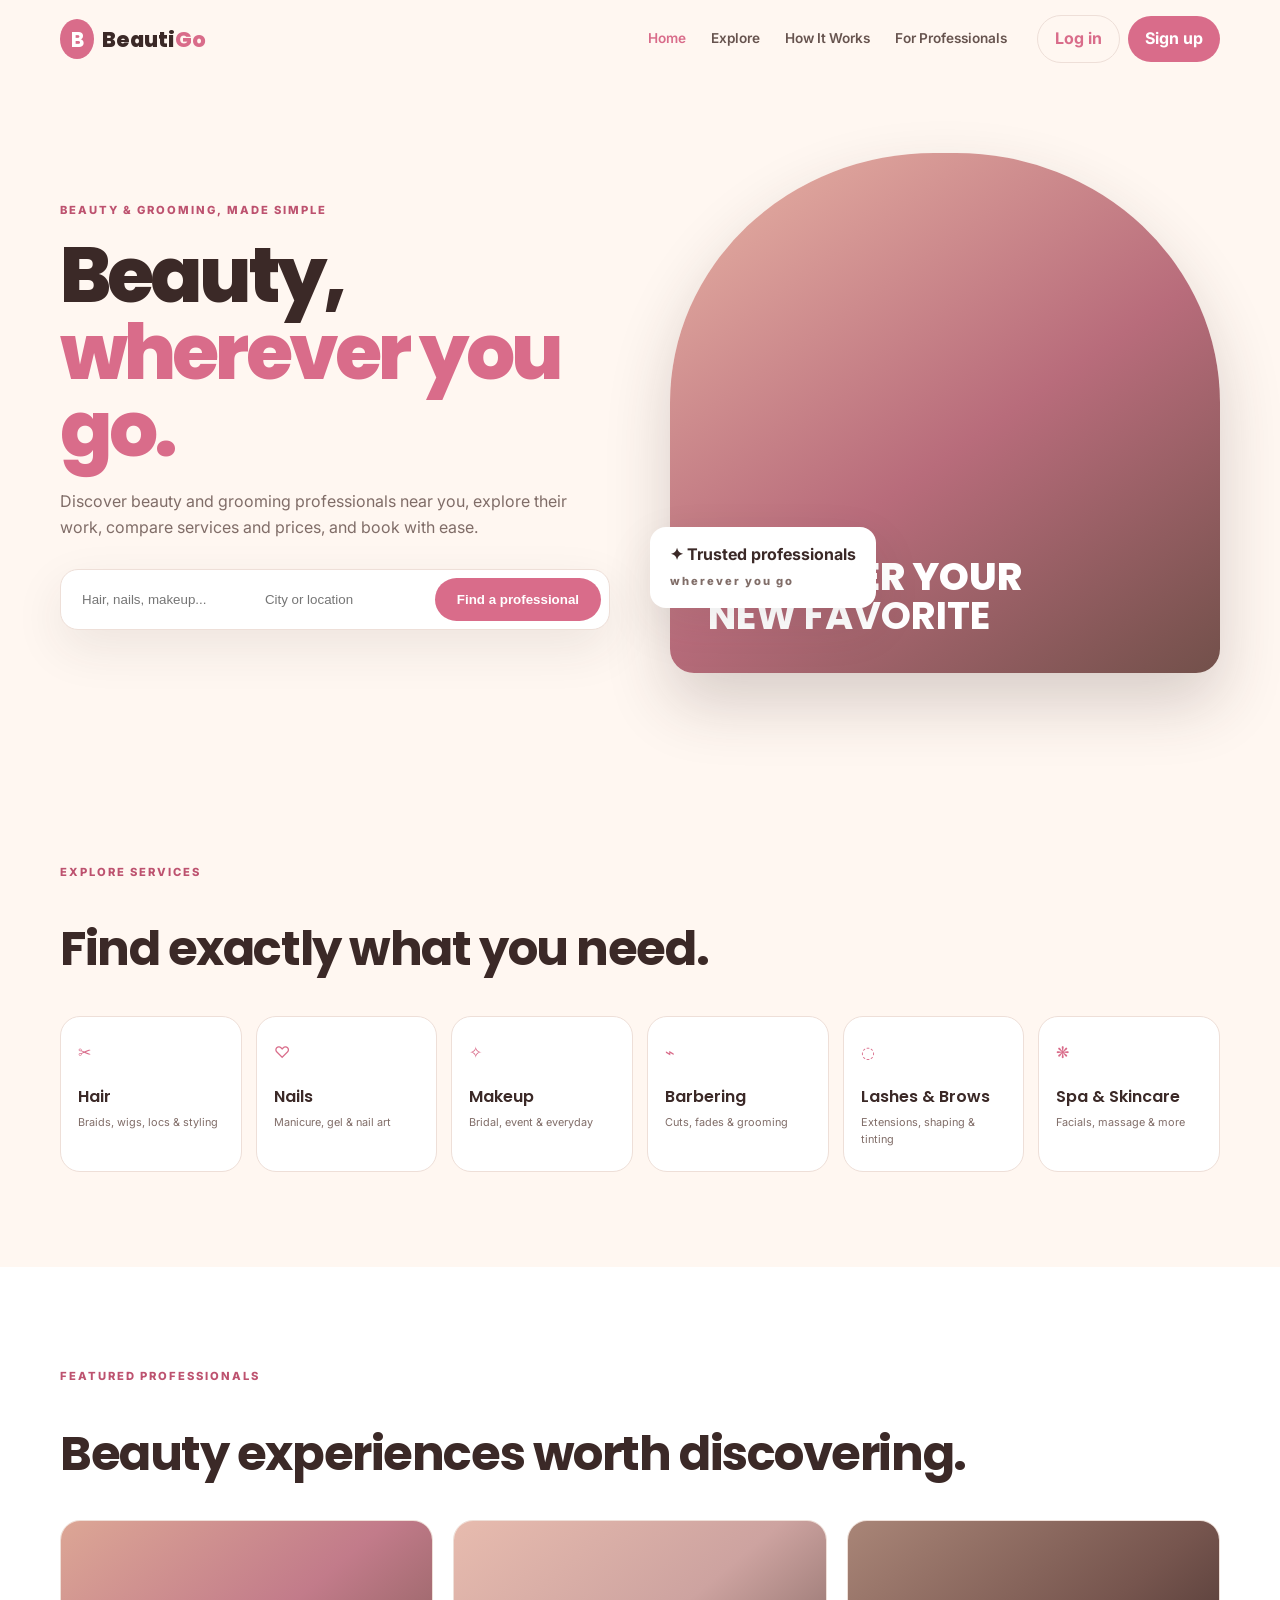
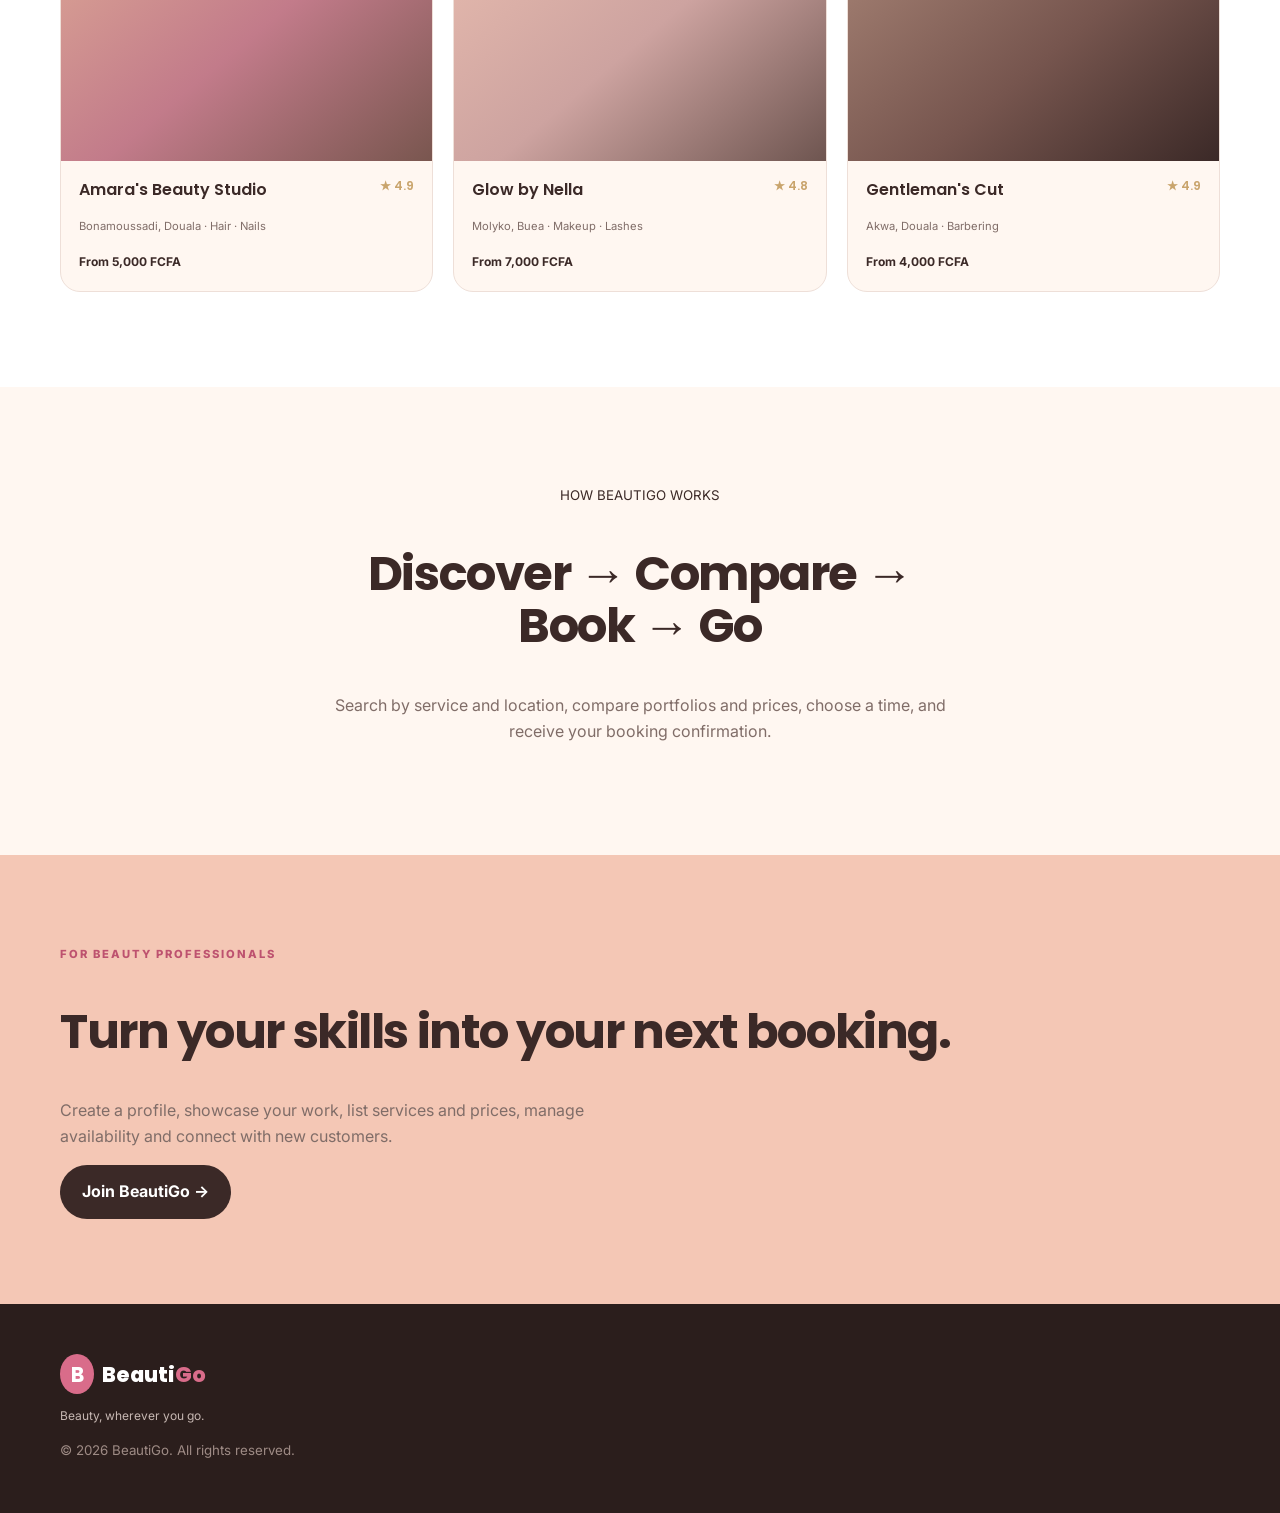
<file: index.html>
<!doctype html><html lang="en"><head><meta charset="UTF-8"><meta name="viewport" content="width=device-width,initial-scale=1"><title>BeautiGo | Beauty, wherever you go.</title><link rel="preconnect" href="https://fonts.googleapis.com"><link rel="preconnect" href="https://fonts.gstatic.com" crossorigin><link href="https://fonts.googleapis.com/css2?family=Inter:wght@400;500;600;700&family=Poppins:wght@500;600;700;800&display=swap" rel="stylesheet"><link rel="stylesheet" href="style.css"></head><body>
<header><div class="nav"><a class="brand" href="index.html"><b>B</b>Beauti<span>Go</span></a><nav><a class="active" href="index.html">Home</a><a href="explore.html">Explore</a><a href="#how">How It Works</a><a href="#pros">For Professionals</a></nav><div style="display:flex;gap:8px;align-items:center"><a class="btn small" href="login.html" style="background:transparent;color:#D96C8A;border:1px solid #EEDFD8">Log in</a><a class="btn small" href="signup.html">Sign up</a></div></div></header>
<main><section class="hero"><div><small>BEAUTY & GROOMING, MADE SIMPLE</small><h1>Beauty,<br><i>wherever you go.</i></h1><p>Discover beauty and grooming professionals near you, explore their work, compare services and prices, and book with ease.</p><form id="homeSearch"><input id="service" placeholder="Hair, nails, makeup..."><input id="location" placeholder="City or location"><button class="btn">Find a professional</button></form></div><div class="hero-art"><div class="art-text">DISCOVER YOUR<br><strong>NEW FAVORITE</strong></div><div class="float">✦ Trusted professionals<br><small>wherever you go</small></div></div></section>
<section class="section"><small>EXPLORE SERVICES</small><h2>Find exactly what you need.</h2><div class="cats"><a href="explore.html?category=hair">✂<strong>Hair</strong><span>Braids, wigs, locs & styling</span></a><a href="explore.html?category=nails">♡<strong>Nails</strong><span>Manicure, gel & nail art</span></a><a href="explore.html?category=makeup">✧<strong>Makeup</strong><span>Bridal, event & everyday</span></a><a href="explore.html?category=barbering">⌁<strong>Barbering</strong><span>Cuts, fades & grooming</span></a><a href="explore.html?category=lashes-brows">◌<strong>Lashes & Brows</strong><span>Extensions, shaping & tinting</span></a><a href="explore.html?category=spa">❋<strong>Spa & Skincare</strong><span>Facials, massage & more</span></a></div></section>
<section class="section light"><small>FEATURED PROFESSIONALS</small><h2>Beauty experiences worth discovering.</h2><div class="cards"><article><div class="photo p1"></div><h3>Amara's Beauty Studio <em>★ 4.9</em></h3><p>Bonamoussadi, Douala · Hair · Nails</p><b>From 5,000 FCFA</b></article><article><div class="photo p2"></div><h3>Glow by Nella <em>★ 4.8</em></h3><p>Molyko, Buea · Makeup · Lashes</p><b>From 7,000 FCFA</b></article><article><div class="photo p3"></div><h3>Gentleman's Cut <em>★ 4.9</em></h3><p>Akwa, Douala · Barbering</p><b>From 4,000 FCFA</b></article></div></section>
<section class="section" id="how"><div class="center"><small>HOW BEAUTIGO WORKS</small><h2>Discover → Compare → Book → Go</h2><p>Search by service and location, compare portfolios and prices, choose a time, and receive your booking confirmation.</p></div></section><section class="cta" id="pros"><div><small>FOR BEAUTY PROFESSIONALS</small><h2>Turn your skills into your next booking.</h2><p>Create a profile, showcase your work, list services and prices, manage availability and connect with new customers.</p><a class="btn dark" href="explore.html">Join BeautiGo →</a></div></section></main>
<footer><a class="brand" href="index.html"><b>B</b>Beauti<span>Go</span></a><p>Beauty, wherever you go.</p><small>© 2026 BeautiGo. All rights reserved.</small></footer><script src="main.js"></script></body></html>
</file>
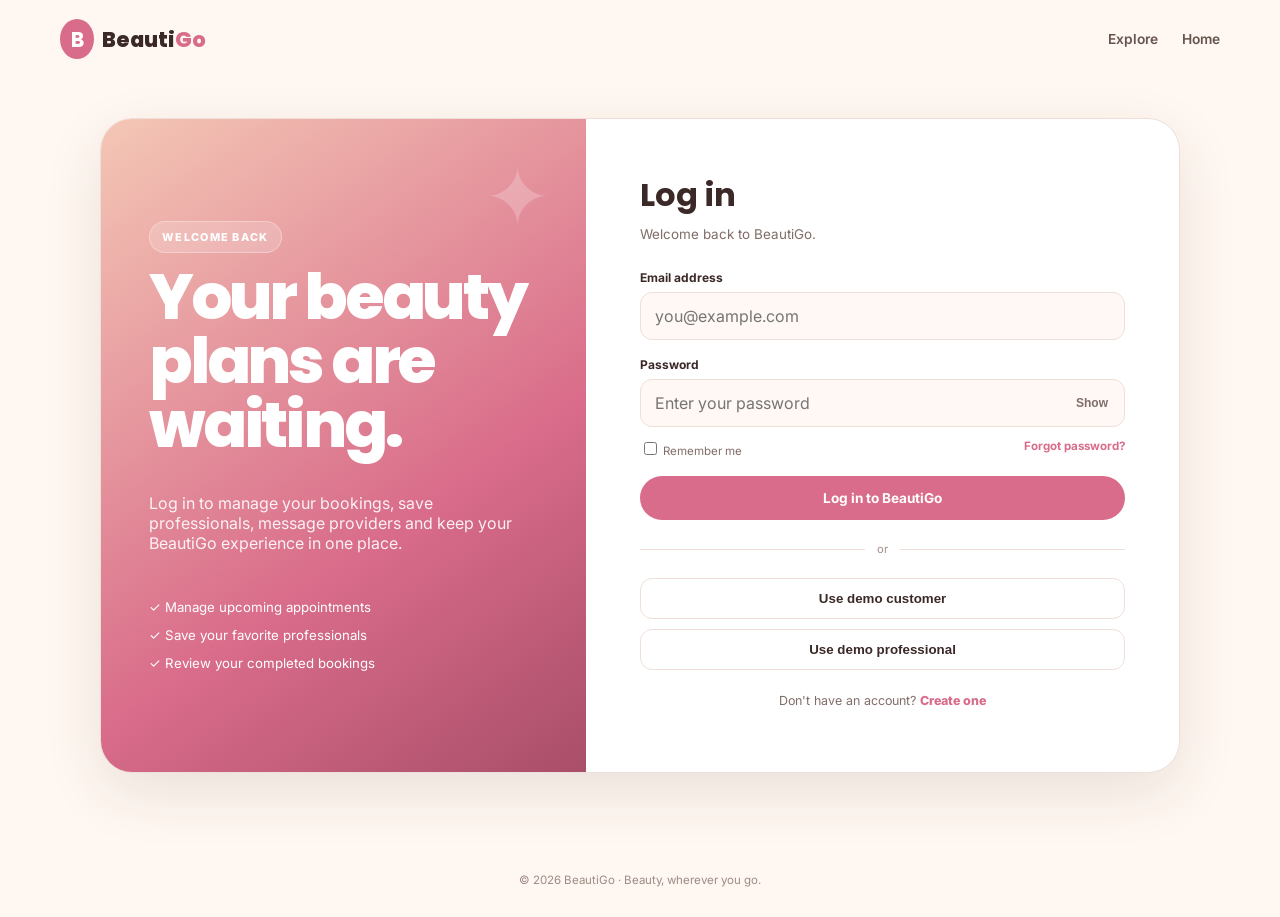
<file: customer-dashboard.html>
<!doctype html>
<html lang="en">
<head>
<meta charset="UTF-8"><meta name="viewport" content="width=device-width,initial-scale=1">
<title>Customer Dashboard | BeautiGo</title>
<link rel="preconnect" href="https://fonts.googleapis.com"><link rel="preconnect" href="https://fonts.gstatic.com" crossorigin>
<link href="https://fonts.googleapis.com/css2?family=Inter:wght@400;500;600;700&family=Poppins:wght@500;600;700;800&display=swap" rel="stylesheet">
<link rel="stylesheet" href="auth.css">
  <link rel="stylesheet" href="customer-dashboard.css">
</head>
<body>
<header class="dash-header">
  <div class="dash-nav">
    <a class="brand" href="index.html"><b>B</b>Beauti<span>Go</span></a>
    <nav class="dash-links"><a href="index.html">Home</a><a href="explore.html">Explore</a><a class="active" href="customer-dashboard.html">Dashboard</a></nav>
    <div class="profile-menu"><button id="profileBtn" class="avatar-btn">C</button><div id="profileDropdown" class="profile-dropdown"><strong id="menuName">Customer</strong><span id="menuEmail">—</span><button id="logoutBtn">Log out</button></div></div>
  </div>
</header>

<main class="dashboard-wrap">
  <section class="welcome-row">
    <div><span class="eyebrow">MY BEAUTIGO</span><h1>Welcome back, <span id="firstName">there</span> ✨</h1><p>Manage your appointments, discover new professionals, and keep your beauty routine in one place.</p></div>
    <a class="primary-btn" href="explore.html">+ Book a service</a>
  </section>

  <section class="stats-grid">
    <article class="stat-card"><span class="stat-icon">📅</span><div><strong id="upcomingCount">1</strong><span>Upcoming booking</span></div></article>
    <article class="stat-card"><span class="stat-icon">♡</span><div><strong id="savedCount">3</strong><span>Saved professionals</span></div></article>
    <article class="stat-card"><span class="stat-icon">★</span><div><strong id="reviewCount">2</strong><span>Reviews written</span></div></article>
  </section>

  <section class="dashboard-grid">
    <div class="main-column">
      <div class="section-heading"><div><span class="eyebrow">YOUR APPOINTMENTS</span><h2>Upcoming booking</h2></div><a href="#past">View history</a></div>
      <article id="upcomingCard" class="booking-card"></article>

      <div id="past" class="section-heading history-heading"><div><span class="eyebrow">BOOKING HISTORY</span><h2>Past appointments</h2></div></div>
      <div class="past-list">
        <article class="past-card"><div class="past-date"><b>18</b><span>SEP</span></div><div class="past-info"><strong>Glow by Nella</strong><span>Gel Manicure · Molyko, Buea</span><small>Completed · 12,000 FCFA</small></div><button class="review-btn" data-provider="Glow by Nella">★ Review</button></article>
        <article class="past-card"><div class="past-date"><b>03</b><span>SEP</span></div><div class="past-info"><strong>Gentleman’s Cut</strong><span>Classic Haircut · Akwa, Douala</span><small>Completed · 7,000 FCFA</small></div><button class="review-btn" data-provider="Gentleman’s Cut">★ Review</button></article>
      </div>
    </div>

    <aside class="side-column">
      <article class="side-card profile-card"><div class="side-title"><h3>My profile</h3><button id="editProfile">Edit</button></div><div class="profile-big" id="profileAvatar">C</div><h4 id="profileName">Customer</h4><p id="profileEmail">—</p><div class="profile-details"><span>📞 <b id="profilePhone">Add phone number</b></span><span>📍 Cameroon</span></div></article>
      <article class="side-card"><div class="side-title"><h3>Saved professionals</h3><a href="explore.html">See all</a></div><div class="saved-item"><span class="mini-avatar">A</span><div><strong>Amara’s Beauty Studio</strong><small>Hair · Bonamoussadi</small></div><button>♡</button></div><div class="saved-item"><span class="mini-avatar">N</span><div><strong>Glow by Nella</strong><small>Nails · Molyko</small></div><button>♡</button></div><div class="saved-item"><span class="mini-avatar">G</span><div><strong>Gentleman’s Cut</strong><small>Barbering · Akwa</small></div><button>♡</button></div></article>
      <article class="side-card help-card"><span class="help-icon">✦</span><div><h3>Need a beauty service?</h3><p>Find trusted professionals near your destination.</p><a href="explore.html">Explore BeautiGo →</a></div></article>
    </aside>
  </section>
</main>

<div id="reviewModal" class="modal"><div class="modal-card"><button class="modal-close" id="closeReview">×</button><span class="eyebrow">YOUR EXPERIENCE</span><h2>Review <span id="reviewProvider">your professional</span></h2><p>How was your appointment?</p><div class="stars" id="stars"><button>★</button><button>★</button><button>★</button><button>★</button><button>★</button></div><textarea id="reviewText" placeholder="Tell other customers about your experience..."></textarea><button id="submitReview" class="primary-btn full">Submit review</button></div></div>

<script src="customer-dashboard.js"></script>
</body></html>
</file>
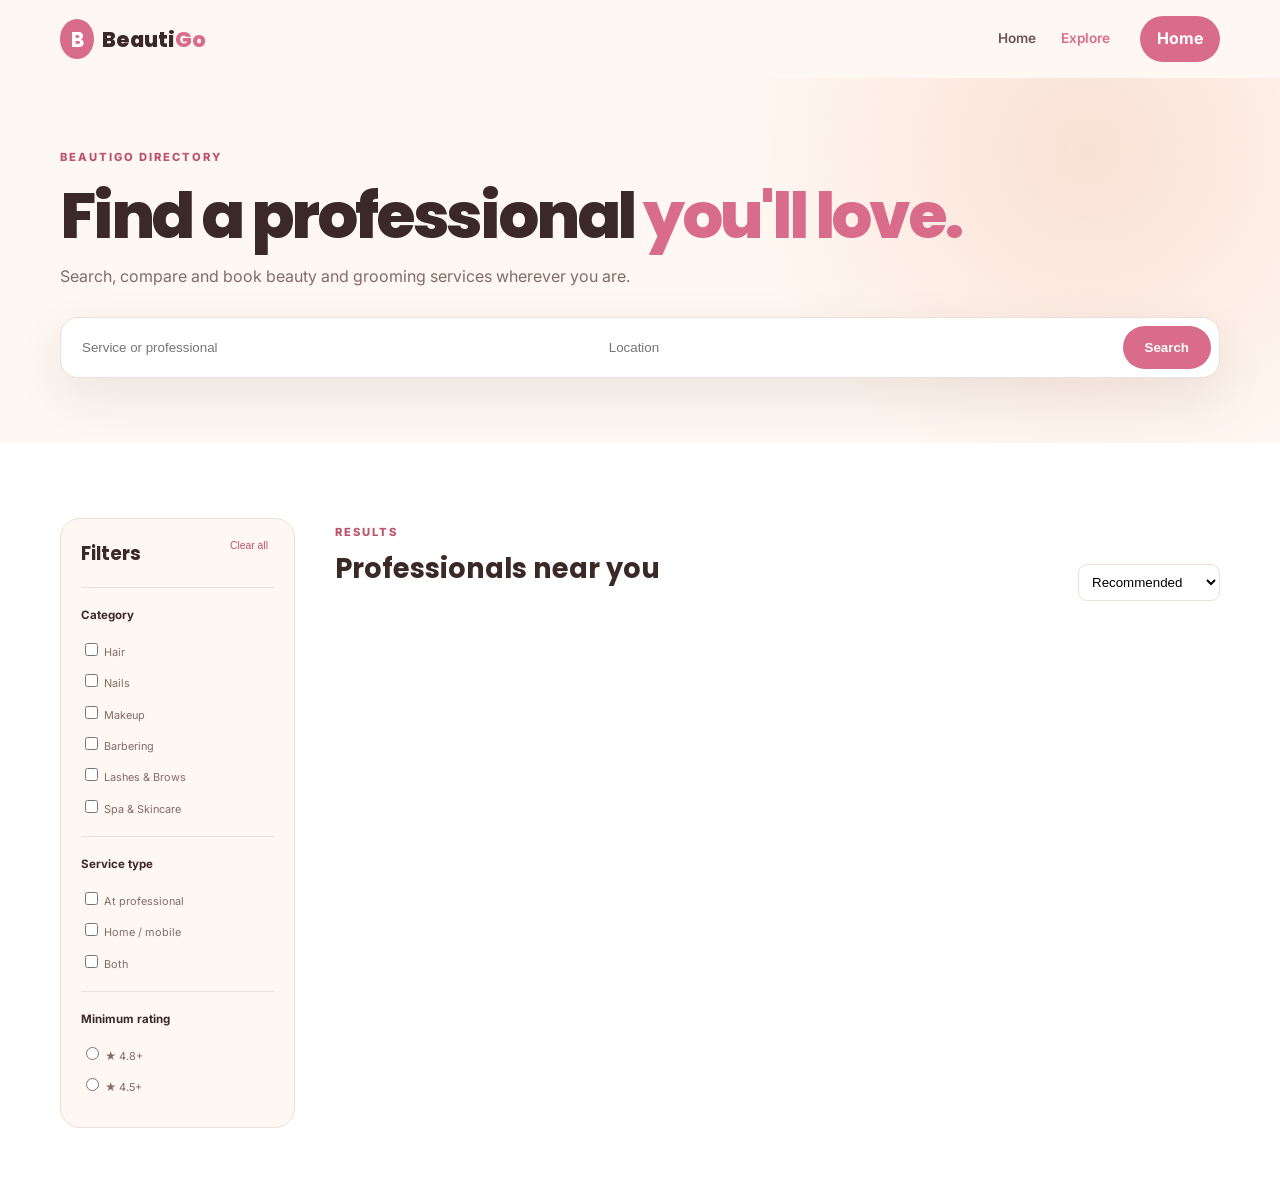
<file: explore.html>
<!doctype html>
<html lang="en">
<head>
  <meta charset="UTF-8">
  <meta name="viewport" content="width=device-width,initial-scale=1">
  <title>Explore | BeautiGo</title>
  <link rel="preconnect" href="https://fonts.googleapis.com">
  <link rel="preconnect" href="https://fonts.gstatic.com" crossorigin>
  <link href="https://fonts.googleapis.com/css2?family=Inter:wght@400;500;600;700&family=Poppins:wght@500;600;700;800&display=swap" rel="stylesheet">
  <link rel="stylesheet" href="style.css">
  <link rel="stylesheet" href="explore.css">
</head>
<body>
  <header>
    <div class="nav">
      <a class="brand" href="index.html"><b>B</b>Beauti<span>Go</span></a>
      <nav>
        <a href="index.html">Home</a>
        <a class="active" href="explore.html">Explore</a>
      </nav>
      <a class="btn small" href="index.html">Home</a>
    </div>
  </header>
  <main>
    <section class="explore-head">
      <small>BEAUTIGO DIRECTORY</small>
      <h1>Find a professional <i>you'll love.</i></h1>
      <p>Search, compare and book beauty and grooming services wherever you are.</p>
      <form id="searchForm">
        <input id="q" placeholder="Service or professional">
        <input id="loc" placeholder="Location">
        <button class="btn">Search</button>
      </form>
    </section>
    <section class="directory">
      <aside>
        <h3>Filters</h3>
        <button id="clear">Clear all</button>
        <h4>Category</h4>
        <label><input type="checkbox" value="Hair" class="cat"> Hair</label>
        <label><input type="checkbox" value="Nails" class="cat"> Nails</label>
        <label><input type="checkbox" value="Makeup" class="cat"> Makeup</label>
        <label><input type="checkbox" value="Barbering" class="cat"> Barbering</label>
        <label><input type="checkbox" value="Lashes & Brows" class="cat"> Lashes & Brows</label>
        <label><input type="checkbox" value="Spa & Skincare" class="cat"> Spa & Skincare</label>
        <h4>Service type</h4>
        <label><input type="checkbox" value="At provider" class="type"> At professional</label>
        <label><input type="checkbox" value="Home service" class="type"> Home / mobile</label>
        <label><input type="checkbox" value="Both" class="type"> Both</label>
        <h4>Minimum rating</h4>
        <label><input type="radio" name="rating" value="4.8"> ★ 4.8+</label>
        <label><input type="radio" name="rating" value="4.5"> ★ 4.5+</label>
      </aside>
      <div class="results">
        <div class="resultbar">
          <div>
            <small>RESULTS</small>
            <h2 id="heading">Professionals near you</h2>
            <p id="count"></p>
          </div>
          <select id="sort">
            <option value="recommended">Recommended</option>
            <option value="rating">Highest rated</option>
            <option value="low">Price: low to high</option>
            <option value="high">Price: high to low</option>
          </select>
        </div>
        <div class="grid" id="grid"></div>
      </div>
    </section>
  </main>
  <script src="explore.js"></script>
</body>
</html>
</file>
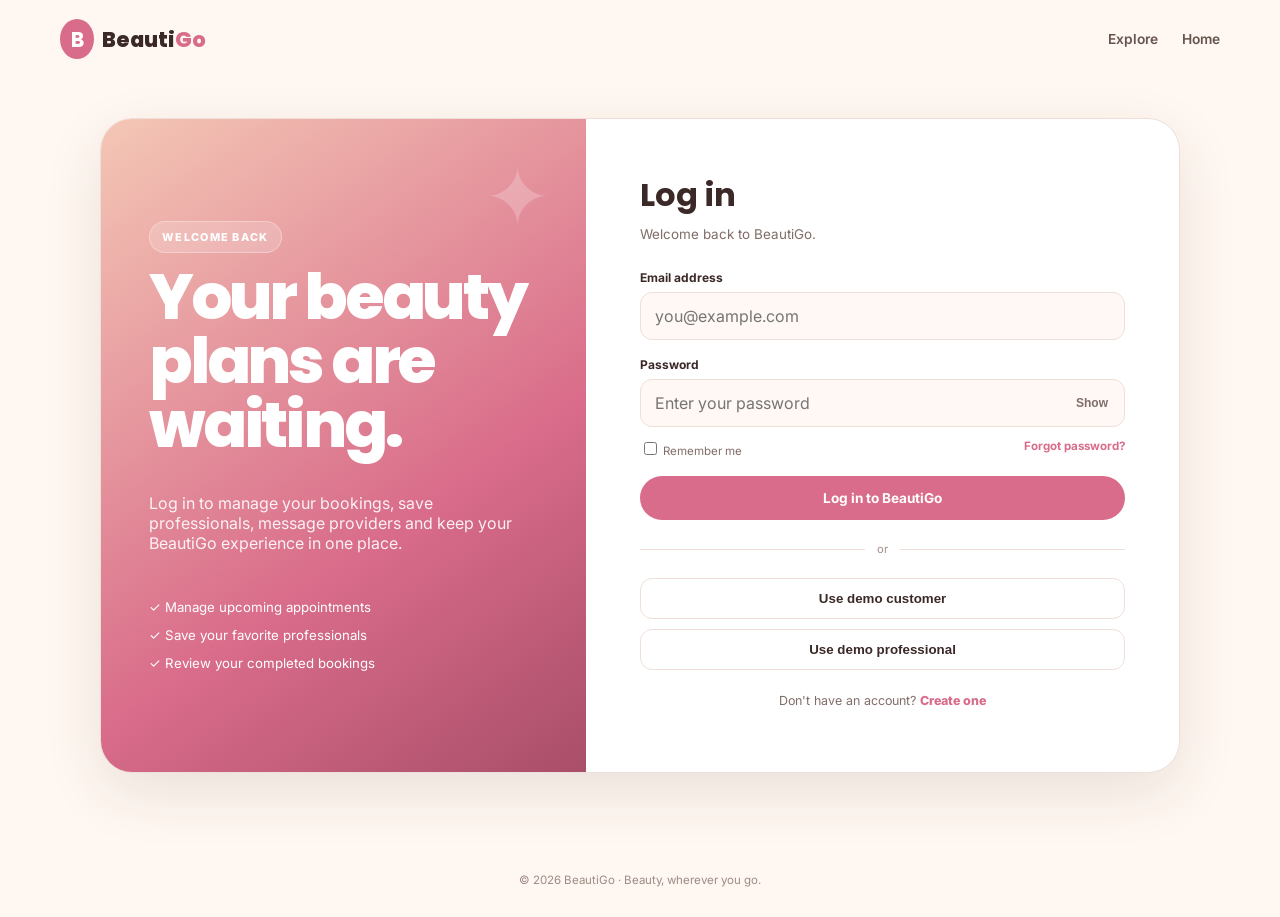
<file: login.html>
<!doctype html><html lang="en"><head><meta charset="UTF-8">
  <meta name="viewport" content="width=device-width,initial-scale=1">
  <title>Log In | BeautiGo</title><link rel="preconnect" href="https://fonts.googleapis.com"><link rel="preconnect" href="https://fonts.gstatic.com" crossorigin>
  <link href="https://fonts.googleapis.com/css2?family=Inter:wght@400;500;600;700&family=Poppins:wght@500;600;700;800&display=swap" rel="stylesheet">
  <link rel="stylesheet" href="auth.css"></head><body><header><div class="nav">
    <a class="brand" href="index.html"><b>B</b>Beauti<span>Go</span></a><div class="nav-links">
      <a href="explore.html">Explore</a><a href="index.html">Home</a></div></div></header><main class="auth-shell">
        <section class="auth-intro"><span class="pill">WELCOME BACK</span><h1>Your beauty plans are waiting.
        </h1><p>Log in to manage your bookings, save professionals, message providers and keep your BeautiGo experience in one place.</p><div class="perks">
          <span>✓ Manage upcoming appointments</span><span>✓ Save your favorite professionals</span><span>✓ Review your completed bookings</span></div></section>
        <section class="auth-card"><h2>Log in</h2><p class="sub">Welcome back to BeautiGo.</p><div id="notice" class="notice"></div>
          <form id="loginForm">
          <div class="field"><label for="email">Email address</label><input id="email" type="email" placeholder="you@example.com" required></div><div class="field">
            <label for="password">Password</label><div class="input-wrap"><input id="password" type="password" placeholder="Enter your password" required>
              <button class="password-toggle" type="button" data-target="password">Show</button></div></div><div class="helper"><label>
                <input id="remember" type="checkbox"> Remember me</label><a href="#" id="forgot">Forgot password?</a></div>
          <button class="btn" type="submit">Log in to BeautiGo</button></form><div class="divider">or</div>
          <div style="display:flex;gap:10px;flex-wrap:wrap"><button class="demo" id="demoLogin" type="button">Use demo customer</button>
            <button class="demo" id="demoProfessional" type="button">Use demo professional</button></div>
          <p class="switch">Don't have an account? <a href="signup.html">Create one</a></p></section></main><footer>© 2026 BeautiGo · Beauty, wherever you go.</footer>
    <script src="auth.js"></script></body></html>
</file>
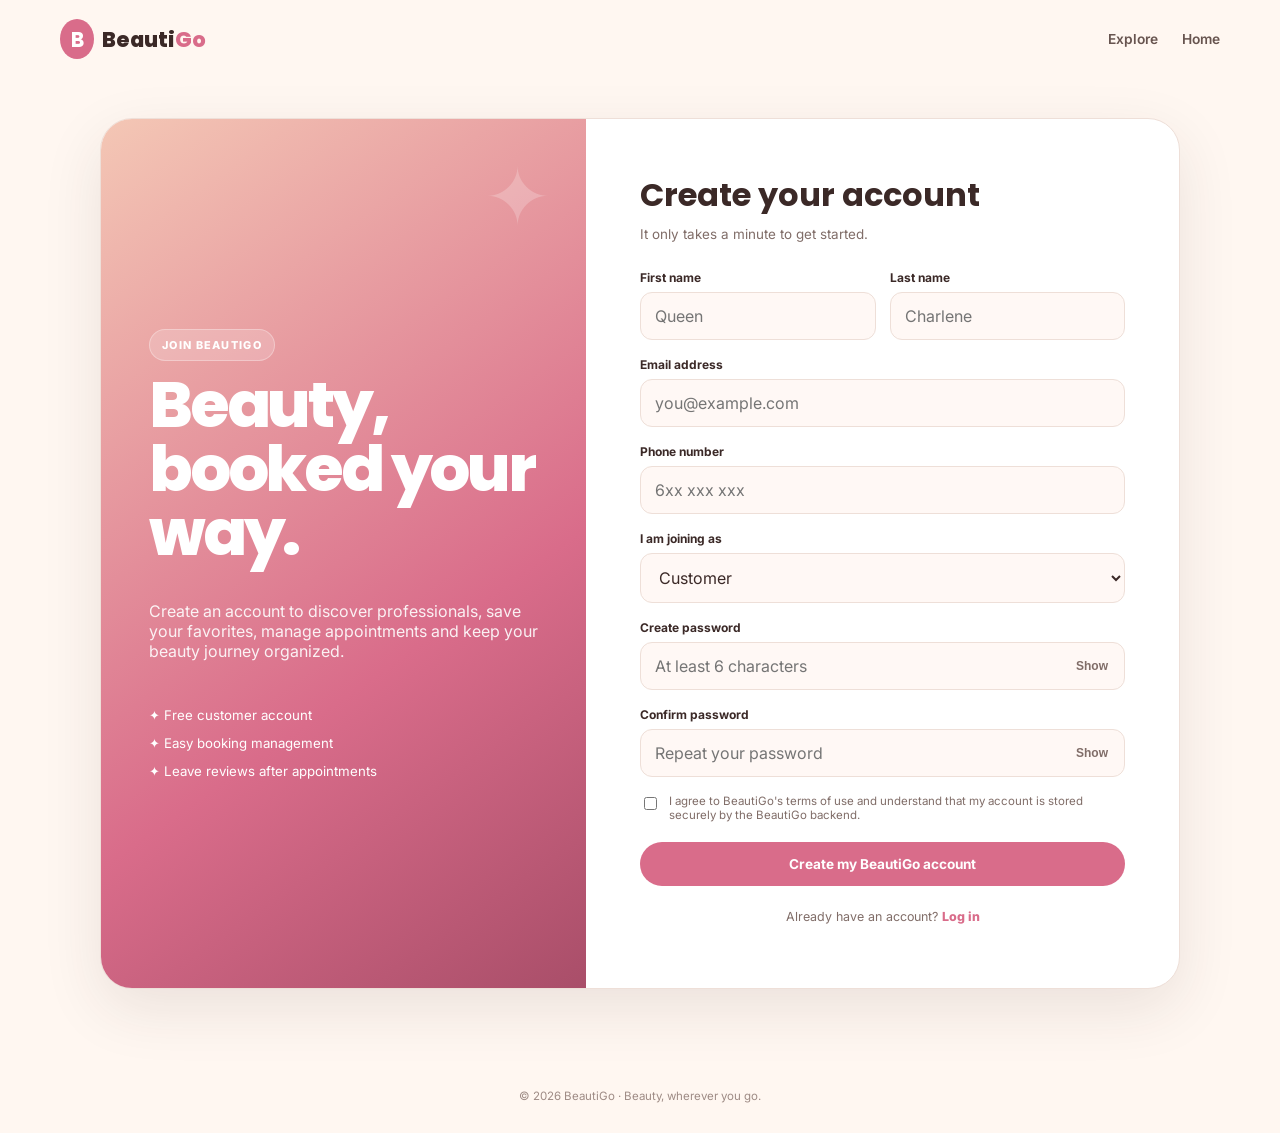
<file: signup.html>
<!doctype html><html lang="en"><head><meta charset="UTF-8"><meta name="viewport" content="width=device-width,initial-scale=1"><title>Sign Up | BeautiGo</title><link rel="preconnect" href="https://fonts.googleapis.com"><link rel="preconnect" href="https://fonts.gstatic.com" crossorigin><link href="https://fonts.googleapis.com/css2?family=Inter:wght@400;500;600;700&family=Poppins:wght@500;600;700;800&display=swap" rel="stylesheet"><link rel="stylesheet" href="auth.css"></head><body><header><div class="nav"><a class="brand" href="index.html"><b>B</b>Beauti<span>Go</span></a><div class="nav-links"><a href="explore.html">Explore</a><a href="index.html">Home</a></div></div></header><main class="auth-shell"><section class="auth-intro"><span class="pill">JOIN BEAUTIGO</span><h1>Beauty, booked your way.</h1><p>Create an account to discover professionals, save your favorites, manage appointments and keep your beauty journey organized.</p><div class="perks"><span>✦ Free customer account</span><span>✦ Easy booking management</span><span>✦ Leave reviews after appointments</span></div></section><section class="auth-card"><h2>Create your account</h2><p class="sub">It only takes a minute to get started.</p><div id="notice" class="notice"></div><form id="signupForm"><div class="row"><div class="field"><label for="firstName">First name</label><input id="firstName" placeholder="Queen" required></div><div class="field"><label for="lastName">Last name</label><input id="lastName" placeholder="Charlene" required></div></div><div class="field"><label for="email">Email address</label><input id="email" type="email" placeholder="you@example.com" required></div><div class="field"><label for="phone">Phone number</label><input id="phone" type="tel" placeholder="6xx xxx xxx"></div><div class="field"><label for="accountType">I am joining as</label><select id="accountType"><option value="customer">Customer</option><option value="professional">Beauty Professional</option></select></div><div id="professionalFields" style="display:none"><div class="field"><label for="businessName">Business / professional name</label><input id="businessName" placeholder="Amara’s Beauty Studio"></div><div class="field"><label for="professionalType">Professional type</label><select id="professionalType"><option>Beauty Studio / Salon</option><option>Nail Artist</option><option>Makeup Artist</option><option>Barber</option><option>Lash & Brow Artist</option><option>Spa & Skincare Professional</option><option>Mobile Beauty Professional</option></select></div></div><div class="field"><label for="password">Create password</label><div class="input-wrap"><input id="password" type="password" minlength="6" placeholder="At least 6 characters" required><button class="password-toggle" type="button" data-target="password">Show</button></div></div><div class="field"><label for="confirmPassword">Confirm password</label><div class="input-wrap"><input id="confirmPassword" type="password" minlength="6" placeholder="Repeat your password" required><button class="password-toggle" type="button" data-target="confirmPassword">Show</button></div></div><label class="check"><input id="terms" type="checkbox" required><span>I agree to BeautiGo's terms of use and understand that my account is stored securely by the BeautiGo backend.</span></label><button class="btn" type="submit">Create my BeautiGo account</button></form><p class="switch">Already have an account? <a href="login.html">Log in</a></p></section></main><footer>© 2026 BeautiGo · Beauty, wherever you go.</footer><script src="auth.js"></script></body></html>
</file>
<file: style.css>
:root{--rose:#D96C8A;--cream:#FFF7F1;--peach:#F4C7B5;--cocoa:#3B2927;--gold:#C9A46C;--muted:#806D68;--line:#EEDFD8;--white:#fff;--shadow:0 18px 50px rgba(59,41,39,.09)}*{box-sizing:border-box}body{margin:0;font-family:Inter,sans-serif;color:var(--cocoa);background:var(--cream);line-height:1.6}a{text-decoration:none;color:inherit}.nav,.container{width:min(1160px,calc(100% - 40px));margin:auto}.nav{min-height:78px;display:flex;align-items:center;gap:30px}.brand{font:800 1.3rem Poppins}.brand b{display:inline-grid;place-items:center;background:var(--rose);color:white;width:34px;height:40px;border-radius:50%;margin-right:8px}.brand span{color:var(--rose)}nav{display:flex;gap:25px;margin-left:auto}nav a{font-size:.85rem;font-weight:600;color:#67544F}nav a.active{color:var(--rose)}.btn{border:0;border-radius:999px;background:var(--rose);color:white;padding:14px 22px;font-weight:700;cursor:pointer;display:inline-block}.small{padding:10px 17px}.hero{padding:75px max(20px,calc((100% - 1160px)/2)) 90px;display:grid;grid-template-columns:1fr 1fr;gap:60px;align-items:center}.hero small,.section>small,.cta small,.explore-head small,.resultbar small{color:#BD526F;font-size:.7rem;letter-spacing:.18em;font-weight:800}.hero h1,.explore-head h1{font:800 clamp(3.2rem,6vw,5.3rem)/1 Poppins;letter-spacing:-.05em;margin:15px 0 22px}.hero h1 i,.explore-head h1 i{font-style:normal;color:var(--rose)}.hero p{color:var(--muted);max-width:560px}.hero form,#searchForm{background:white;padding:8px;border:1px solid var(--line);border-radius:18px;box-shadow:var(--shadow);display:flex;gap:8px;margin-top:28px}.hero input,#searchForm input{min-width:0;flex:1;border:0;outline:0;padding:13px;background:transparent}.hero-art{height:520px;border-radius:48% 48% 24px 24px;background:linear-gradient(145deg,#e9b4a5,#b86c7b 55%,#72504a);position:relative;display:flex;align-items:end;padding:38px;color:white;box-shadow:0 30px 65px #3b292733}.art-text{font:800 2.4rem/1 Poppins}.float{position:absolute;left:-20px;bottom:65px;background:white;color:var(--cocoa);padding:15px 20px;border-radius:16px;box-shadow:var(--shadow);font-weight:700}.float small{color:var(--muted)}.section{padding:95px max(20px,calc((100% - 1160px)/2))}.section h2,.cta h2{font:700 clamp(2rem,4vw,3rem)/1.1 Poppins;letter-spacing:-.03em}.cats{display:grid;grid-template-columns:repeat(6,1fr);gap:14px;margin-top:30px}.cats a{background:white;border:1px solid var(--line);padding:23px 17px;border-radius:20px;transition:.2s}.cats a:hover{transform:translateY(-4px);box-shadow:var(--shadow)}.cats a:first-letter{color:var(--rose)}.cats strong,.cats span{display:block}.cats strong{font:600 1rem Poppins;margin-top:18px}.cats span{font-size:.68rem;color:var(--muted);margin-top:5px}.light{background:white}.cards{display:grid;grid-template-columns:repeat(3,1fr);gap:20px;margin-top:30px}.cards article{background:var(--cream);border:1px solid var(--line);border-radius:20px;overflow:hidden;padding-bottom:18px}.photo{height:240px;background:linear-gradient(140deg,#dca695,#c27b8a 50%,#79564f)}.p2{background:linear-gradient(140deg,#e7bbae,#cda3a0 50%,#6e5550)}.p3{background:linear-gradient(140deg,#a98577,#76554e 55%,#3b2927)}.cards h3,.cards p,.cards b{margin-left:18px;margin-right:18px}.cards h3{font:600 1rem Poppins}.cards em{float:right;color:var(--gold);font-style:normal;font-size:.75rem}.cards p{color:var(--muted);font-size:.7rem}.cards b{font-size:.75rem}.center{text-align:center;max-width:650px;margin:auto}.center p,.cta p{color:var(--muted)}.cta{padding:85px max(20px,calc((100% - 1160px)/2));background:var(--peach)}.cta p{max-width:600px}.dark{background:var(--cocoa)}footer{background:#2b1e1c;color:white;padding:50px max(20px,calc((100% - 1160px)/2))}footer p{color:#c7b8b3;font-size:.75rem}footer small{color:#9e8b85}@media(max-width:850px){nav{display:none}.hero{grid-template-columns:1fr}.cats{grid-template-columns:repeat(3,1fr)}.cards{grid-template-columns:1fr}.hero-art{height:400px}}@media(max-width:560px){.hero form,#searchForm{flex-direction:column}.hero{padding-top:45px}.cats{grid-template-columns:1fr 1fr}.hero h1{font-size:3rem}}
</file>
<file: auth.css>
:root{--rose:#D96C8A;--cream:#FFF7F1;--peach:#F4C7B5;--cocoa:#3B2927;--gold:#C9A46C;--muted:#806D68;--line:#EEDFD8;--white:#fff;--shadow:0 20px 60px rgba(59,41,39,.10)}*{box-sizing:border-box}body{margin:0;font-family:Inter,sans-serif;color:var(--cocoa);background:var(--cream);min-height:100vh}a{text-decoration:none;color:inherit}.nav{width:min(1160px,calc(100% - 40px));margin:auto;min-height:78px;display:flex;align-items:center}.brand{font:800 1.3rem Poppins}.brand b{display:inline-grid;place-items:center;background:var(--rose);color:#fff;width:34px;height:40px;border-radius:50%;margin-right:8px}.brand span{color:var(--rose)}.nav-links{margin-left:auto;display:flex;align-items:center;gap:24px}.nav-links a{font-size:.86rem;font-weight:600;color:#67544F}.auth-shell{width:min(1080px,calc(100% - 40px));margin:40px auto 70px;display:grid;grid-template-columns:.9fr 1.1fr;background:#fff;border:1px solid var(--line);border-radius:32px;overflow:hidden;box-shadow:var(--shadow)}.auth-intro{background:linear-gradient(145deg,#f4c7b5,#d96c8a 62%,#a94e69);color:#fff;padding:58px 48px;display:flex;flex-direction:column;justify-content:center;position:relative;overflow:hidden}.auth-intro:after{content:'✦';position:absolute;right:35px;top:28px;font-size:5rem;opacity:.22}.auth-intro h1{font:800 clamp(2.4rem,5vw,4rem)/1 Poppins;letter-spacing:-.05em;margin:12px 0 20px}.auth-intro p{color:#fff;opacity:.9;max-width:390px}.pill{display:inline-flex;width:max-content;background:rgba(255,255,255,.18);border:1px solid rgba(255,255,255,.3);padding:8px 12px;border-radius:999px;font-size:.68rem;font-weight:800;letter-spacing:.12em}.perks{margin-top:30px;display:grid;gap:12px;font-size:.83rem}.perks span{display:flex;gap:10px;align-items:center}.auth-card{padding:52px 54px}.auth-card h2{font:700 2rem Poppins;margin:0 0 7px}.sub{color:var(--muted);font-size:.84rem;margin:0 0 28px}.field{margin-bottom:17px}.field label{display:block;font-size:.75rem;font-weight:700;margin-bottom:7px}.input-wrap{position:relative}.field input,.field select{width:100%;padding:13px 14px;border:1px solid var(--line);border-radius:12px;background:#fff8f5;outline:none;color:var(--cocoa);font:inherit}.field input:focus,.field select:focus{border-color:var(--rose);box-shadow:0 0 0 3px rgba(217,108,138,.10)}.password-toggle{position:absolute;right:11px;top:50%;transform:translateY(-50%);border:0;background:transparent;color:var(--muted);cursor:pointer;font-size:.75rem;font-weight:700}.row{display:grid;grid-template-columns:1fr 1fr;gap:14px}.check{display:flex;gap:9px;align-items:flex-start;font-size:.72rem;color:var(--muted);margin:8px 0 20px}.check input{accent-color:var(--rose);margin-top:3px}.btn{border:0;border-radius:999px;background:var(--rose);color:#fff;padding:14px 22px;font-weight:700;cursor:pointer;width:100%;font:700 .85rem Inter}.divider{display:flex;align-items:center;gap:12px;margin:22px 0;color:#a28e88;font-size:.7rem}.divider:before,.divider:after{content:'';height:1px;background:var(--line);flex:1}.demo{width:100%;padding:12px;border:1px solid var(--line);background:white;border-radius:12px;color:var(--cocoa);font-weight:700;cursor:pointer}.switch{text-align:center;color:var(--muted);font-size:.78rem;margin-top:23px}.switch a{color:var(--rose);font-weight:800}.notice{display:none;margin-bottom:18px;padding:11px 13px;border-radius:11px;font-size:.75rem}.notice.show{display:block}.notice.error{background:#fff0f1;color:#9d435a;border:1px solid #f1c6cf}.notice.success{background:#eef9f1;color:#39734b;border:1px solid #c8e6d0}.helper{display:flex;justify-content:space-between;gap:10px;font-size:.72rem;color:var(--muted);margin:-5px 0 18px}.helper a{color:var(--rose);font-weight:700}footer{padding:30px 20px;text-align:center;color:#9e8b85;font-size:.72rem}@media(max-width:800px){.auth-shell{grid-template-columns:1fr}.auth-intro{padding:38px 32px}.auth-card{padding:38px 30px}.nav-links a:not(:last-child){display:none}}@media(max-width:520px){.auth-shell{width:min(100% - 24px,1080px);margin-top:20px;border-radius:24px}.auth-intro{padding:32px 24px}.auth-card{padding:32px 22px}.row{grid-template-columns:1fr}.nav{width:calc(100% - 28px)}.nav-links{gap:10px}}
</file>
<file: customer-dashboard.css>
:root{--rose:#D96C8A;--cream:#FFF7F1;--peach:#F4C7B5;--cocoa:#3B2927;--gold:#C9A46C;--muted:#806D68;--line:#EEDFD8;--white:#fff;--shadow:0 16px 45px rgba(59,41,39,.08)}*{box-sizing:border-box}body{margin:0;background:#fffaf7;color:var(--cocoa);font-family:Inter,sans-serif}.dash-header{background:rgba(255,250,247,.94);border-bottom:1px solid var(--line);position:sticky;top:0;z-index:20;backdrop-filter:blur(14px)}.dash-nav{width:min(1180px,calc(100% - 36px));margin:auto;min-height:76px;display:flex;align-items:center}.brand{font:800 1.25rem Poppins;display:flex;align-items:center}.brand b{display:inline-grid;place-items:center;background:var(--rose);color:#fff;width:34px;height:40px;border-radius:50%;margin-right:8px}.brand span{color:var(--rose)}.dash-links{display:flex;gap:25px;margin-left:55px}.dash-links a{font-size:.82rem;color:#735f59;font-weight:600}.dash-links a.active{color:var(--rose)}.profile-menu{margin-left:auto;position:relative}.avatar-btn{width:40px;height:40px;border-radius:50%;border:1px solid #efcbd5;background:#f8dbe3;color:#9c4760;font-weight:800;cursor:pointer}.profile-dropdown{display:none;position:absolute;right:0;top:51px;background:#fff;border:1px solid var(--line);border-radius:15px;box-shadow:var(--shadow);width:205px;padding:15px}.profile-dropdown.open{display:grid;gap:5px}.profile-dropdown strong{font-size:.82rem}.profile-dropdown span{font-size:.7rem;color:var(--muted);margin-bottom:8px}.profile-dropdown button{border:0;background:#fff1f4;color:#a74d67;border-radius:9px;padding:9px;text-align:left;font-weight:700;cursor:pointer}.dashboard-wrap{width:min(1180px,calc(100% - 36px));margin:45px auto 80px}.welcome-row{display:flex;justify-content:space-between;align-items:end;gap:25px;margin-bottom:30px}.eyebrow{font-size:.65rem;font-weight:800;letter-spacing:.16em;color:var(--rose)}h1,h2,h3,h4{font-family:Poppins;margin:0}h1{font-size:clamp(2rem,4vw,3rem);letter-spacing:-.04em;margin-top:7px}h1 span{color:var(--rose)}.welcome-row p{color:var(--muted);max-width:650px;line-height:1.65;font-size:.85rem;margin:10px 0 0}.primary-btn{display:inline-flex;justify-content:center;align-items:center;background:var(--rose);color:#fff;border:0;border-radius:999px;padding:13px 20px;font-size:.78rem;font-weight:800;cursor:pointer;white-space:nowrap}.stats-grid{display:grid;grid-template-columns:repeat(3,1fr);gap:16px;margin-bottom:38px}.stat-card{background:#fff;border:1px solid var(--line);border-radius:18px;padding:20px;display:flex;gap:14px;align-items:center;box-shadow:0 7px 25px rgba(59,41,39,.04)}.stat-icon{display:grid;place-items:center;width:44px;height:44px;border-radius:13px;background:#fff0f3;color:var(--rose);font-size:1.15rem}.stat-card strong{display:block;font:700 1.35rem Poppins}.stat-card div span{font-size:.7rem;color:var(--muted)}.dashboard-grid{display:grid;grid-template-columns:minmax(0,1.6fr) minmax(280px,.8fr);gap:25px}.section-heading{display:flex;justify-content:space-between;align-items:end;margin-bottom:14px}.section-heading h2{font-size:1.35rem;margin-top:5px}.section-heading>a{font-size:.72rem;color:var(--rose);font-weight:800}.booking-card{background:#fff;border:1px solid var(--line);border-radius:22px;padding:23px;box-shadow:var(--shadow);position:relative;overflow:hidden}.booking-card:before{content:'';position:absolute;left:0;top:0;bottom:0;width:5px;background:var(--rose)}.booking-top{display:flex;justify-content:space-between;gap:15px}.provider-mini{display:flex;gap:13px;align-items:center}.provider-avatar{width:49px;height:49px;border-radius:15px;background:linear-gradient(145deg,var(--peach),#e5a2b5);display:grid;place-items:center;color:#fff;font:800 1.1rem Poppins}.provider-mini strong{display:block;font-size:.9rem}.provider-mini span{display:block;color:var(--muted);font-size:.68rem;margin-top:4px}.status{background:#eef9f1;color:#39734b;border:1px solid #cbe8d2;border-radius:999px;padding:6px 10px;height:max-content;font-size:.62rem;font-weight:800}.booking-details{display:grid;grid-template-columns:repeat(3,1fr);gap:10px;border-top:1px solid var(--line);margin-top:20px;padding-top:18px}.detail{background:#fff9f6;border-radius:12px;padding:12px}.detail span{display:block;color:var(--muted);font-size:.6rem;margin-bottom:5px}.detail strong{font-size:.72rem}.booking-actions{display:flex;gap:10px;margin-top:17px}.ghost-btn{border:1px solid var(--line);background:#fff;border-radius:999px;padding:10px 14px;font-size:.7rem;font-weight:800;color:var(--cocoa);cursor:pointer}.history-heading{margin-top:42px}.past-list{display:grid;gap:11px}.past-card{background:#fff;border:1px solid var(--line);border-radius:16px;padding:15px;display:flex;align-items:center;gap:15px}.past-date{width:48px;height:52px;border-radius:12px;background:#fff0f3;text-align:center;padding-top:7px}.past-date b{display:block;font:700 1.1rem Poppins}.past-date span{font-size:.55rem;color:var(--rose);font-weight:800}.past-info{flex:1}.past-info strong{display:block;font-size:.8rem}.past-info span,.past-info small{display:block;color:var(--muted);font-size:.65rem;margin-top:4px}.review-btn{border:1px solid #e8c2cc;background:#fff8fa;color:#ad506b;border-radius:999px;padding:8px 12px;font-size:.65rem;font-weight:800;cursor:pointer}.side-column{display:grid;gap:15px;align-content:start}.side-card{background:#fff;border:1px solid var(--line);border-radius:19px;padding:20px;box-shadow:0 7px 25px rgba(59,41,39,.04)}.side-title{display:flex;justify-content:space-between;align-items:center;margin-bottom:18px}.side-title h3{font-size:.95rem}.side-title button,.side-title a{border:0;background:none;color:var(--rose);font-size:.67rem;font-weight:800;cursor:pointer}.profile-card{text-align:center}.profile-big{margin:auto;width:70px;height:70px;border-radius:50%;display:grid;place-items:center;background:linear-gradient(145deg,var(--peach),var(--rose));color:#fff;font:800 1.5rem Poppins}.profile-card h4{font-size:.95rem;margin-top:10px}.profile-card>p{color:var(--muted);font-size:.68rem;margin:5px 0 15px}.profile-details{border-top:1px solid var(--line);padding-top:13px;display:grid;gap:8px;text-align:left}.profile-details span{font-size:.67rem;color:var(--muted)}.profile-details b{color:var(--cocoa)}.saved-item{display:flex;align-items:center;gap:10px;padding:10px 0;border-top:1px solid var(--line)}.saved-item:first-of-type{border-top:0}.mini-avatar{width:35px;height:35px;border-radius:10px;background:#f7d8e0;color:#a34d65;display:grid;place-items:center;font-weight:800;font-size:.72rem}.saved-item div{flex:1}.saved-item strong,.saved-item small{display:block}.saved-item strong{font-size:.68rem}.saved-item small{font-size:.59rem;color:var(--muted);margin-top:3px}.saved-item button{border:0;background:none;color:#bf6b83;font-size:1rem;cursor:pointer}.help-card{display:flex;gap:12px;background:linear-gradient(135deg,#fff1ed,#fff)}.help-icon{width:38px;height:38px;border-radius:12px;background:#f9dce4;color:var(--rose);display:grid;place-items:center}.help-card h3{font-size:.82rem}.help-card p{font-size:.64rem;color:var(--muted);line-height:1.5;margin:5px 0}.help-card a{font-size:.65rem;color:var(--rose);font-weight:800}.modal{display:none;position:fixed;inset:0;background:rgba(59,41,39,.4);z-index:50;align-items:center;justify-content:center;padding:20px}.modal.open{display:flex}.modal-card{background:#fff;border-radius:24px;padding:30px;width:min(460px,100%);position:relative;box-shadow:0 30px 80px rgba(0,0,0,.18)}.modal-close{position:absolute;right:16px;top:13px;border:0;background:#fff3f5;color:#9d4a63;border-radius:50%;width:30px;height:30px;cursor:pointer}.modal-card h2{font-size:1.5rem;margin-top:6px}.modal-card p{font-size:.75rem;color:var(--muted)}.stars{display:flex;gap:6px;margin:17px 0}.stars button{border:0;background:none;color:#d9c7c0;font-size:1.8rem;cursor:pointer}.stars button.active{color:var(--gold)}textarea{width:100%;height:105px;resize:vertical;border:1px solid var(--line);border-radius:13px;padding:12px;font:inherit;font-size:.75rem;outline:none}.full{width:100%;margin-top:12px}@media(max-width:850px){.dash-links{margin-left:25px;gap:14px}.dashboard-grid{grid-template-columns:1fr}.side-column{grid-template-columns:1fr 1fr}.help-card{grid-column:1/-1}}@media(max-width:620px){.dash-nav{width:calc(100% - 24px)}.dash-links{display:none}.dashboard-wrap{width:calc(100% - 24px);margin-top:28px}.welcome-row{display:block}.welcome-row .primary-btn{margin-top:18px;width:100%}.stats-grid{grid-template-columns:1fr}.booking-details{grid-template-columns:1fr 1fr}.booking-actions{flex-wrap:wrap}.side-column{grid-template-columns:1fr}.past-card{align-items:flex-start}.review-btn{margin-left:auto}.booking-top{align-items:flex-start}}@media(max-width:420px){.booking-details{grid-template-columns:1fr}.past-card{flex-wrap:wrap}.review-btn{margin-left:63px}}
</file>
<file: explore.css>
.explore-head{padding:65px max(20px,calc((100% - 1160px)/2));background:radial-gradient(circle at 85% 20%,#f4c7b577,transparent 30%),var(--cream)}.explore-head h1{font-size:clamp(2.8rem,5vw,4.5rem);margin-bottom:15px}.explore-head p{color:var(--muted);max-width:600px}.directory{width:min(1160px,calc(100% - 40px));margin:0 auto;padding:75px 0;display:grid;grid-template-columns:235px 1fr;gap:40px;background:white}main{background:white}aside{background:var(--cream);border:1px solid var(--line);border-radius:20px;padding:20px;align-self:start}aside h3{font-family:Poppins;display:inline}aside>button{float:right;border:0;background:none;color:#bd526f;font-size:.65rem}aside h4{font-size:.72rem;border-top:1px solid var(--line);padding-top:18px;margin-top:18px}aside label{display:block;font-size:.68rem;color:var(--muted);margin:10px 0}aside input{accent-color:var(--rose)}.resultbar{display:flex;justify-content:space-between;align-items:end}.resultbar h2{font:700 1.7rem Poppins;margin:4px 0}.resultbar p{font-size:.7rem;color:var(--muted)}select{border:1px solid var(--line);padding:9px;border-radius:9px;background:white}.grid{display:grid;grid-template-columns:repeat(3,1fr);gap:18px;margin-top:25px}.card{border:1px solid var(--line);border-radius:18px;overflow:hidden}.card-img{height:185px;position:relative;background:linear-gradient(140deg,#dca695,#c27b8a 50%,#79564f)}.card:nth-child(2n) .card-img{background:linear-gradient(140deg,#e7bbae,#cda3a0 50%,#6e5550)}.card:nth-child(3n) .card-img{background:linear-gradient(140deg,#a98577,#76554e 55%,#3b2927)}.card-img img{width:100%;height:100%;object-fit:cover;display:block;position:absolute;top:0;left:0}.card-body{padding:15px}.card h3{font:600 .9rem Poppins;margin:0}.card p{font-size:.64rem;color:var(--muted);margin:5px 0}.tags span{font-size:.55rem;background:var(--cream);padding:4px 7px;border-radius:99px;display:inline-block;margin:3px 2px}.meta{display:flex;justify-content:space-between;margin-top:12px;border-top:1px solid var(--line);padding-top:10px;font-size:.65rem}.rating{color:#c9a46c;font-weight:700}.meta a{color:#bd526f;font-weight:700}@media(max-width:900px){.directory{grid-template-columns:1fr}.grid{grid-template-columns:repeat(2,1fr)}}@media(max-width:560px){.grid{grid-template-columns:1fr}.resultbar{align-items:start;gap:15px;flex-direction:column}}
</file>
